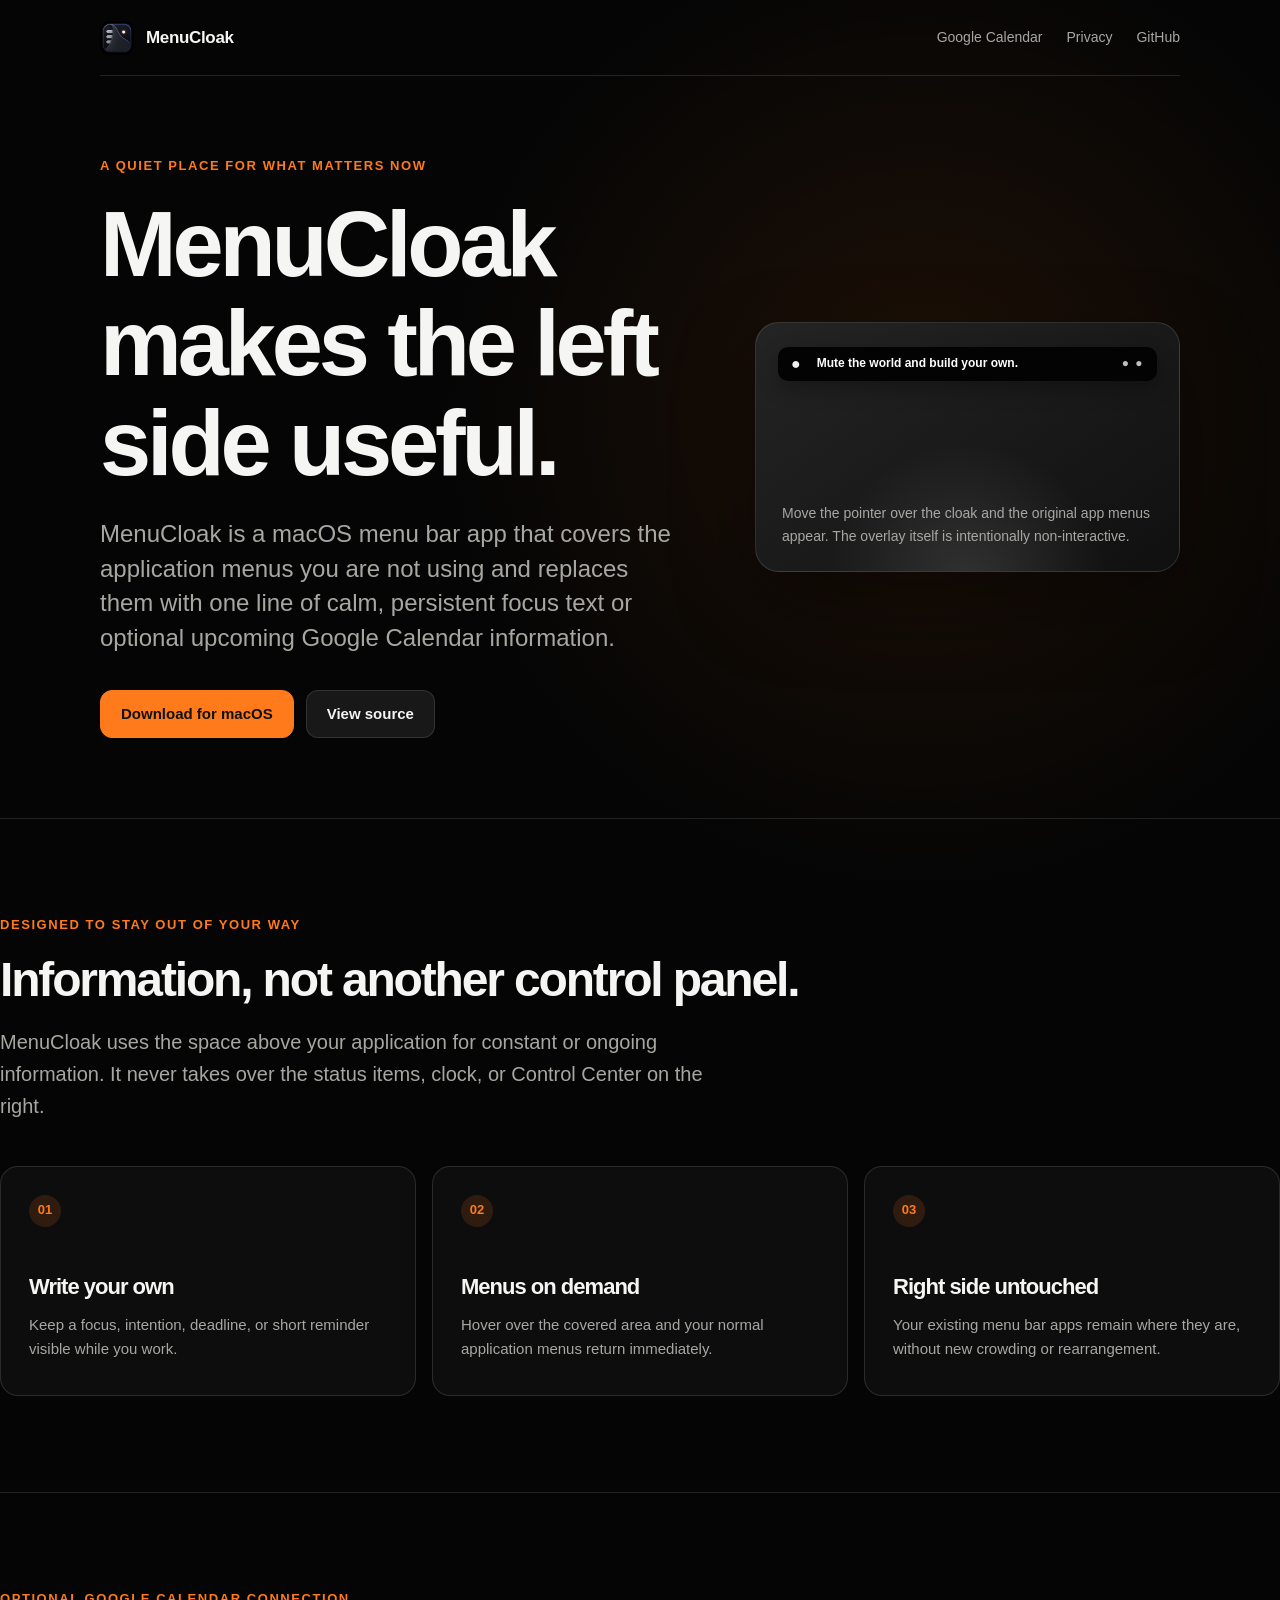
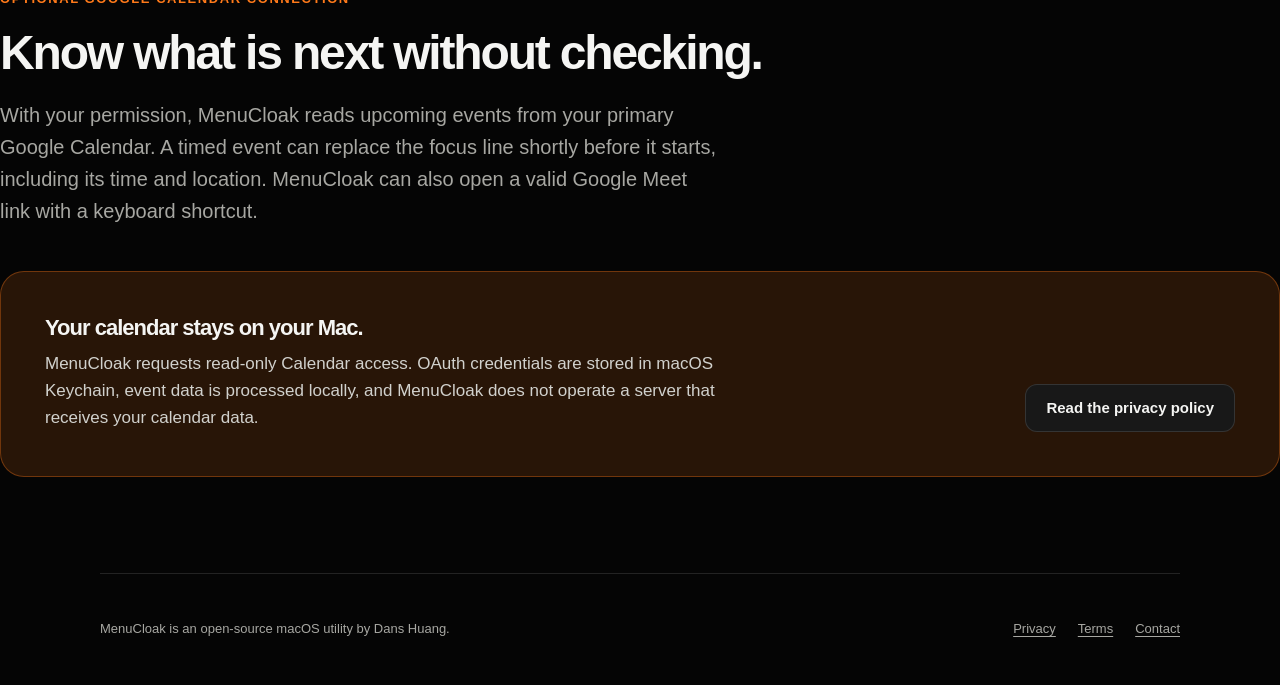
<file: docs/index.html>
<!doctype html>
<html lang="en">
<head>
  <meta charset="utf-8">
  <meta name="viewport" content="width=device-width, initial-scale=1">
  <meta name="description" content="MenuCloak turns the left side of the macOS menu bar into a calm, persistent focus surface.">
  <meta name="google-site-verification" content="WpJiEQB282ABG0nXekLM-zgNX3vUwvLm8Vt6StsOs3A">
  <meta property="og:site_name" content="MenuCloak">
  <meta property="og:title" content="MenuCloak — A calmer macOS menu bar">
  <meta property="og:description" content="MenuCloak is a macOS menu bar app that replaces unused application-menu space with persistent focus text and optional upcoming Google Calendar information.">
  <title>MenuCloak — A calmer macOS menu bar</title>
  <link rel="icon" href="icon.png">
  <link rel="stylesheet" href="styles.css">
</head>
<body>
  <header class="site-header">
    <a class="brand" href="./" aria-label="MenuCloak home">
      <img src="icon.png" alt="">
      <span>MenuCloak</span>
    </a>
    <nav class="nav" aria-label="Main navigation">
      <a href="#calendar">Google Calendar</a>
      <a href="privacy.html">Privacy</a>
      <a href="https://github.com/dans-huang/MenuCloak">GitHub</a>
    </nav>
  </header>

  <main>
    <section class="hero">
      <div>
        <p class="eyebrow">A quiet place for what matters now</p>
        <h1>MenuCloak makes the left side useful.</h1>
        <p class="lede">MenuCloak is a macOS menu bar app that covers the application menus you are not using and replaces them with one line of calm, persistent focus text or optional upcoming Google Calendar information.</p>
        <div class="actions">
          <a class="button primary" href="https://github.com/dans-huang/MenuCloak/releases">Download for macOS</a>
          <a class="button" href="https://github.com/dans-huang/MenuCloak">View source</a>
        </div>
      </div>
      <div class="menu-demo" role="img" aria-label="A Mac menu bar displaying a focus message on the left">
        <div class="menu-bar">
          <span class="apple">●</span>
          <span class="focus-line">Mute the world and build your own.</span>
          <span class="status-dots">● ●</span>
        </div>
        <p class="demo-note">Move the pointer over the cloak and the original app menus appear. The overlay itself is intentionally non-interactive.</p>
      </div>
    </section>

    <section class="section">
      <p class="eyebrow">Designed to stay out of your way</p>
      <h2>Information, not another control panel.</h2>
      <p class="section-intro">MenuCloak uses the space above your application for constant or ongoing information. It never takes over the status items, clock, or Control Center on the right.</p>
      <div class="grid">
        <article class="card">
          <span class="card-number">01</span>
          <h3>Write your own</h3>
          <p>Keep a focus, intention, deadline, or short reminder visible while you work.</p>
        </article>
        <article class="card">
          <span class="card-number">02</span>
          <h3>Menus on demand</h3>
          <p>Hover over the covered area and your normal application menus return immediately.</p>
        </article>
        <article class="card">
          <span class="card-number">03</span>
          <h3>Right side untouched</h3>
          <p>Your existing menu bar apps remain where they are, without new crowding or rearrangement.</p>
        </article>
      </div>
    </section>

    <section class="section" id="calendar">
      <p class="eyebrow">Optional Google Calendar connection</p>
      <h2>Know what is next without checking.</h2>
      <p class="section-intro">With your permission, MenuCloak reads upcoming events from your primary Google Calendar. A timed event can replace the focus line shortly before it starts, including its time and location. MenuCloak can also open a valid Google Meet link with a keyboard shortcut.</p>
      <div class="privacy-callout">
        <div>
          <h3>Your calendar stays on your Mac.</h3>
          <p>MenuCloak requests read-only Calendar access. OAuth credentials are stored in macOS Keychain, event data is processed locally, and MenuCloak does not operate a server that receives your calendar data.</p>
        </div>
        <a class="button" href="privacy.html">Read the privacy policy</a>
      </div>
    </section>
  </main>

  <footer class="site-footer">
    <span>MenuCloak is an open-source macOS utility by Dans Huang.</span>
    <div class="footer-links">
      <a href="privacy.html">Privacy</a>
      <a href="terms.html">Terms</a>
      <a href="mailto:dd09153@gmail.com">Contact</a>
    </div>
  </footer>
</body>
</html>
</file>
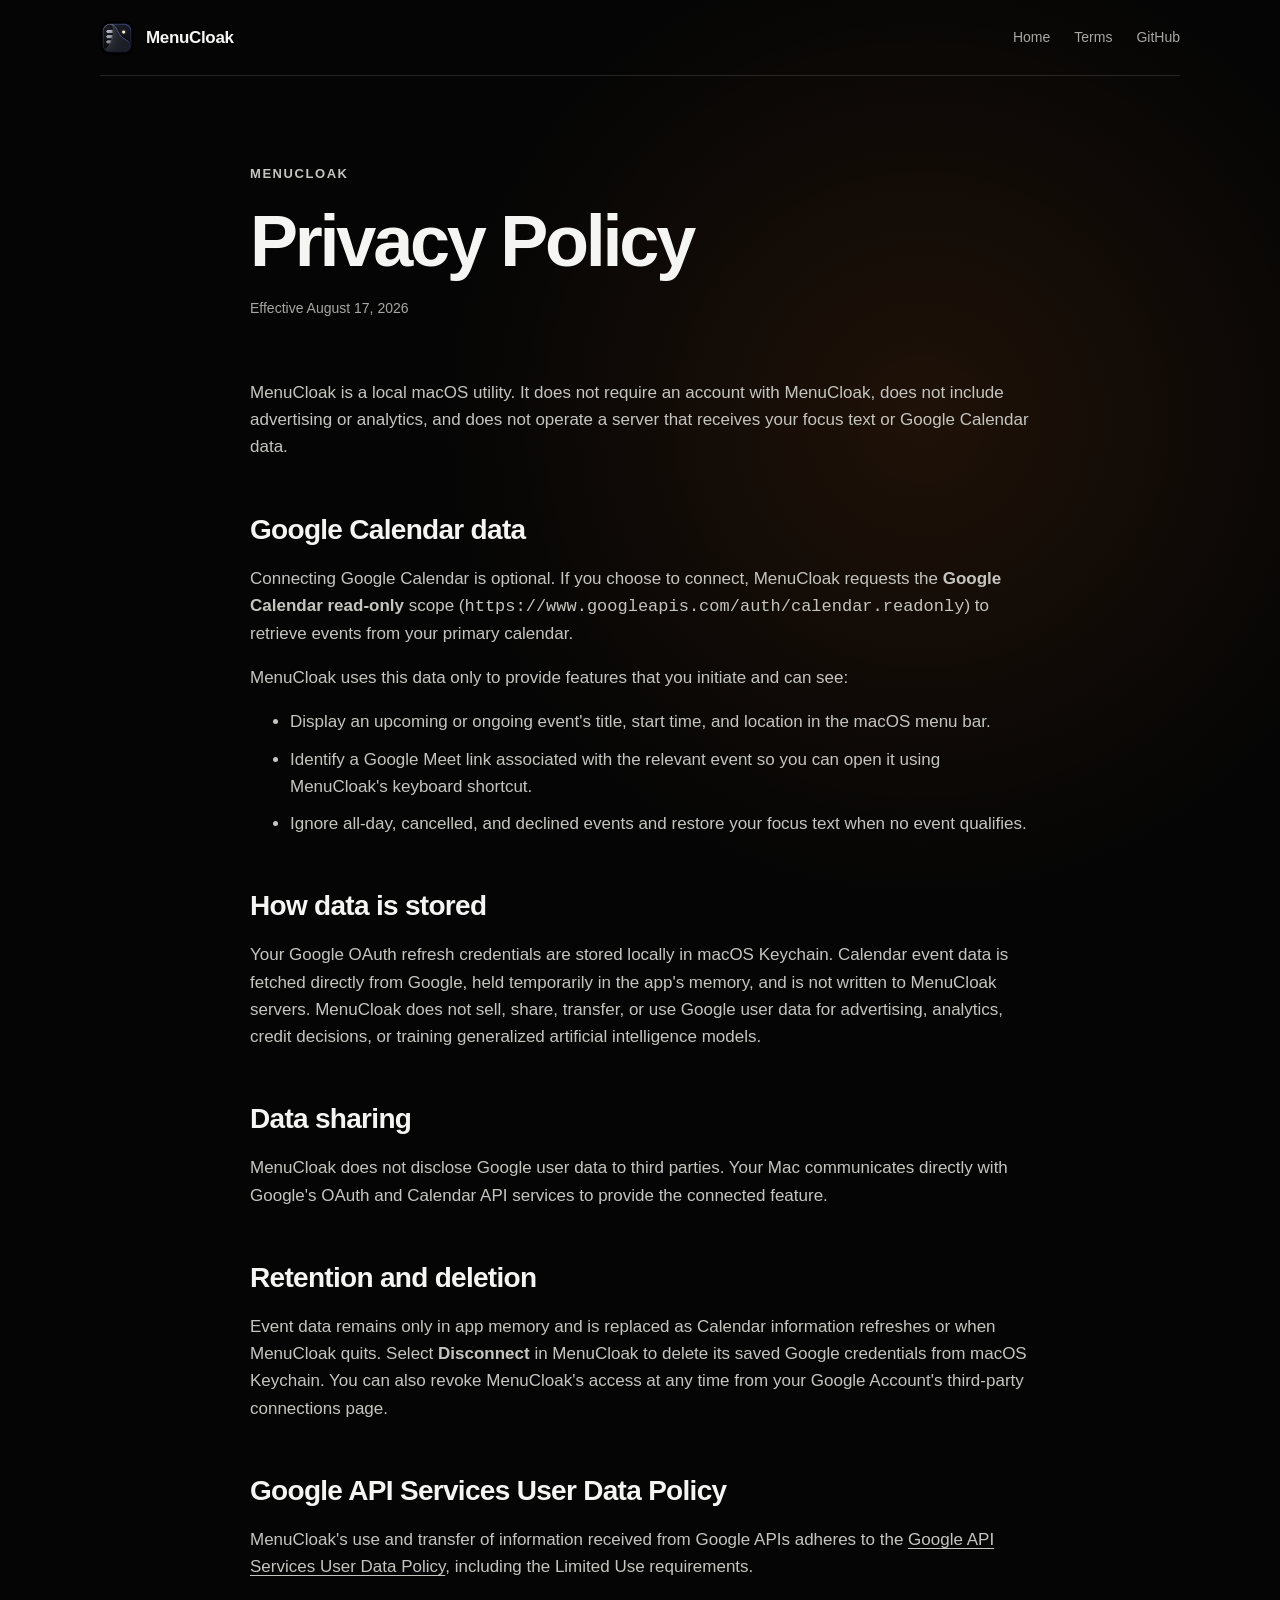
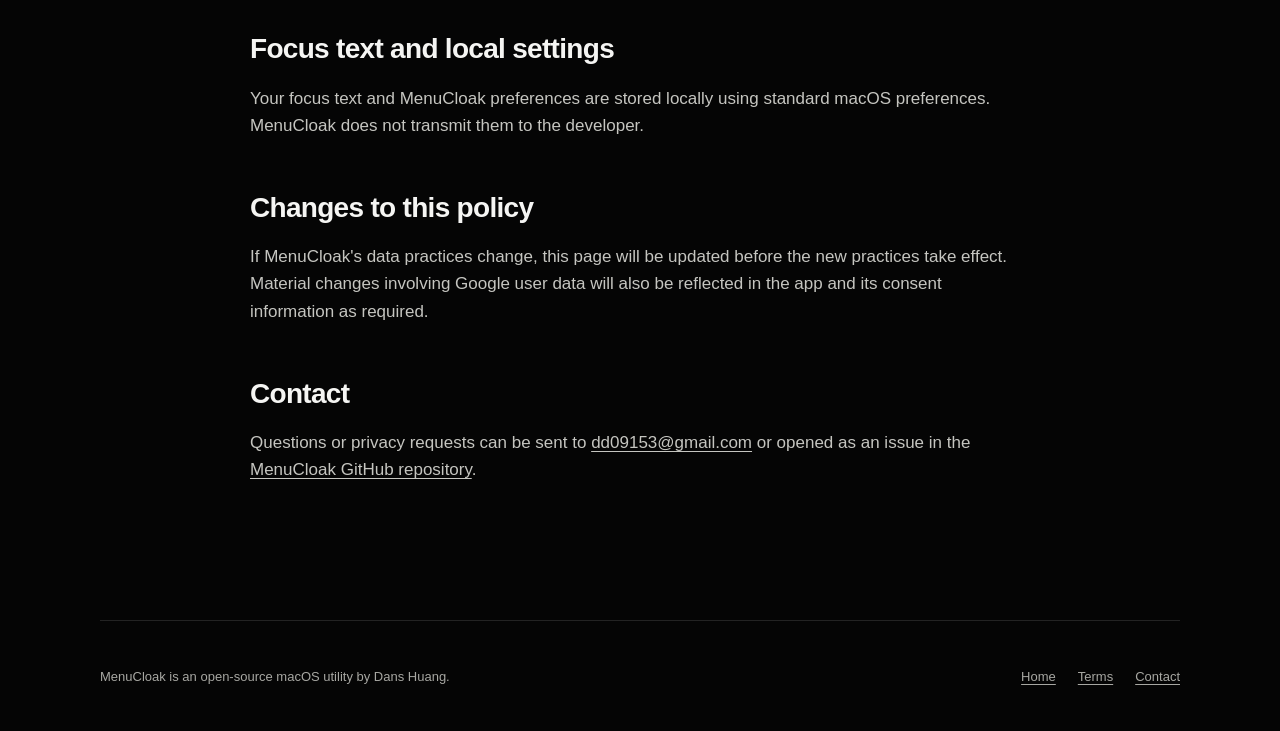
<file: docs/privacy.html>
<!doctype html>
<html lang="en">
<head>
  <meta charset="utf-8">
  <meta name="viewport" content="width=device-width, initial-scale=1">
  <meta name="description" content="MenuCloak privacy policy, including its use of Google Calendar data.">
  <title>Privacy Policy — MenuCloak</title>
  <link rel="icon" href="icon.png">
  <link rel="stylesheet" href="styles.css">
</head>
<body>
  <header class="site-header">
    <a class="brand" href="./" aria-label="MenuCloak home">
      <img src="icon.png" alt="">
      <span>MenuCloak</span>
    </a>
    <nav class="nav" aria-label="Main navigation">
      <a href="./">Home</a>
      <a href="terms.html">Terms</a>
      <a href="https://github.com/dans-huang/MenuCloak">GitHub</a>
    </nav>
  </header>

  <main class="page">
    <p class="eyebrow">MenuCloak</p>
    <h1>Privacy Policy</h1>
    <p class="updated">Effective August 17, 2026</p>

    <p>MenuCloak is a local macOS utility. It does not require an account with MenuCloak, does not include advertising or analytics, and does not operate a server that receives your focus text or Google Calendar data.</p>

    <h2>Google Calendar data</h2>
    <p>Connecting Google Calendar is optional. If you choose to connect, MenuCloak requests the <strong>Google Calendar read-only</strong> scope (<code>https://www.googleapis.com/auth/calendar.readonly</code>) to retrieve events from your primary calendar.</p>
    <p>MenuCloak uses this data only to provide features that you initiate and can see:</p>
    <ul>
      <li>Display an upcoming or ongoing event's title, start time, and location in the macOS menu bar.</li>
      <li>Identify a Google Meet link associated with the relevant event so you can open it using MenuCloak's keyboard shortcut.</li>
      <li>Ignore all-day, cancelled, and declined events and restore your focus text when no event qualifies.</li>
    </ul>

    <h2>How data is stored</h2>
    <p>Your Google OAuth refresh credentials are stored locally in macOS Keychain. Calendar event data is fetched directly from Google, held temporarily in the app's memory, and is not written to MenuCloak servers. MenuCloak does not sell, share, transfer, or use Google user data for advertising, analytics, credit decisions, or training generalized artificial intelligence models.</p>

    <h2>Data sharing</h2>
    <p>MenuCloak does not disclose Google user data to third parties. Your Mac communicates directly with Google's OAuth and Calendar API services to provide the connected feature.</p>

    <h2>Retention and deletion</h2>
    <p>Event data remains only in app memory and is replaced as Calendar information refreshes or when MenuCloak quits. Select <strong>Disconnect</strong> in MenuCloak to delete its saved Google credentials from macOS Keychain. You can also revoke MenuCloak's access at any time from your Google Account's third-party connections page.</p>

    <h2>Google API Services User Data Policy</h2>
    <p>MenuCloak's use and transfer of information received from Google APIs adheres to the <a href="https://developers.google.com/terms/api-services-user-data-policy">Google API Services User Data Policy</a>, including the Limited Use requirements.</p>

    <h2>Focus text and local settings</h2>
    <p>Your focus text and MenuCloak preferences are stored locally using standard macOS preferences. MenuCloak does not transmit them to the developer.</p>

    <h2>Changes to this policy</h2>
    <p>If MenuCloak's data practices change, this page will be updated before the new practices take effect. Material changes involving Google user data will also be reflected in the app and its consent information as required.</p>

    <h2>Contact</h2>
    <p>Questions or privacy requests can be sent to <a href="mailto:dd09153@gmail.com">dd09153@gmail.com</a> or opened as an issue in the <a href="https://github.com/dans-huang/MenuCloak/issues">MenuCloak GitHub repository</a>.</p>
  </main>

  <footer class="site-footer">
    <span>MenuCloak is an open-source macOS utility by Dans Huang.</span>
    <div class="footer-links">
      <a href="./">Home</a>
      <a href="terms.html">Terms</a>
      <a href="mailto:dd09153@gmail.com">Contact</a>
    </div>
  </footer>
</body>
</html>
</file>
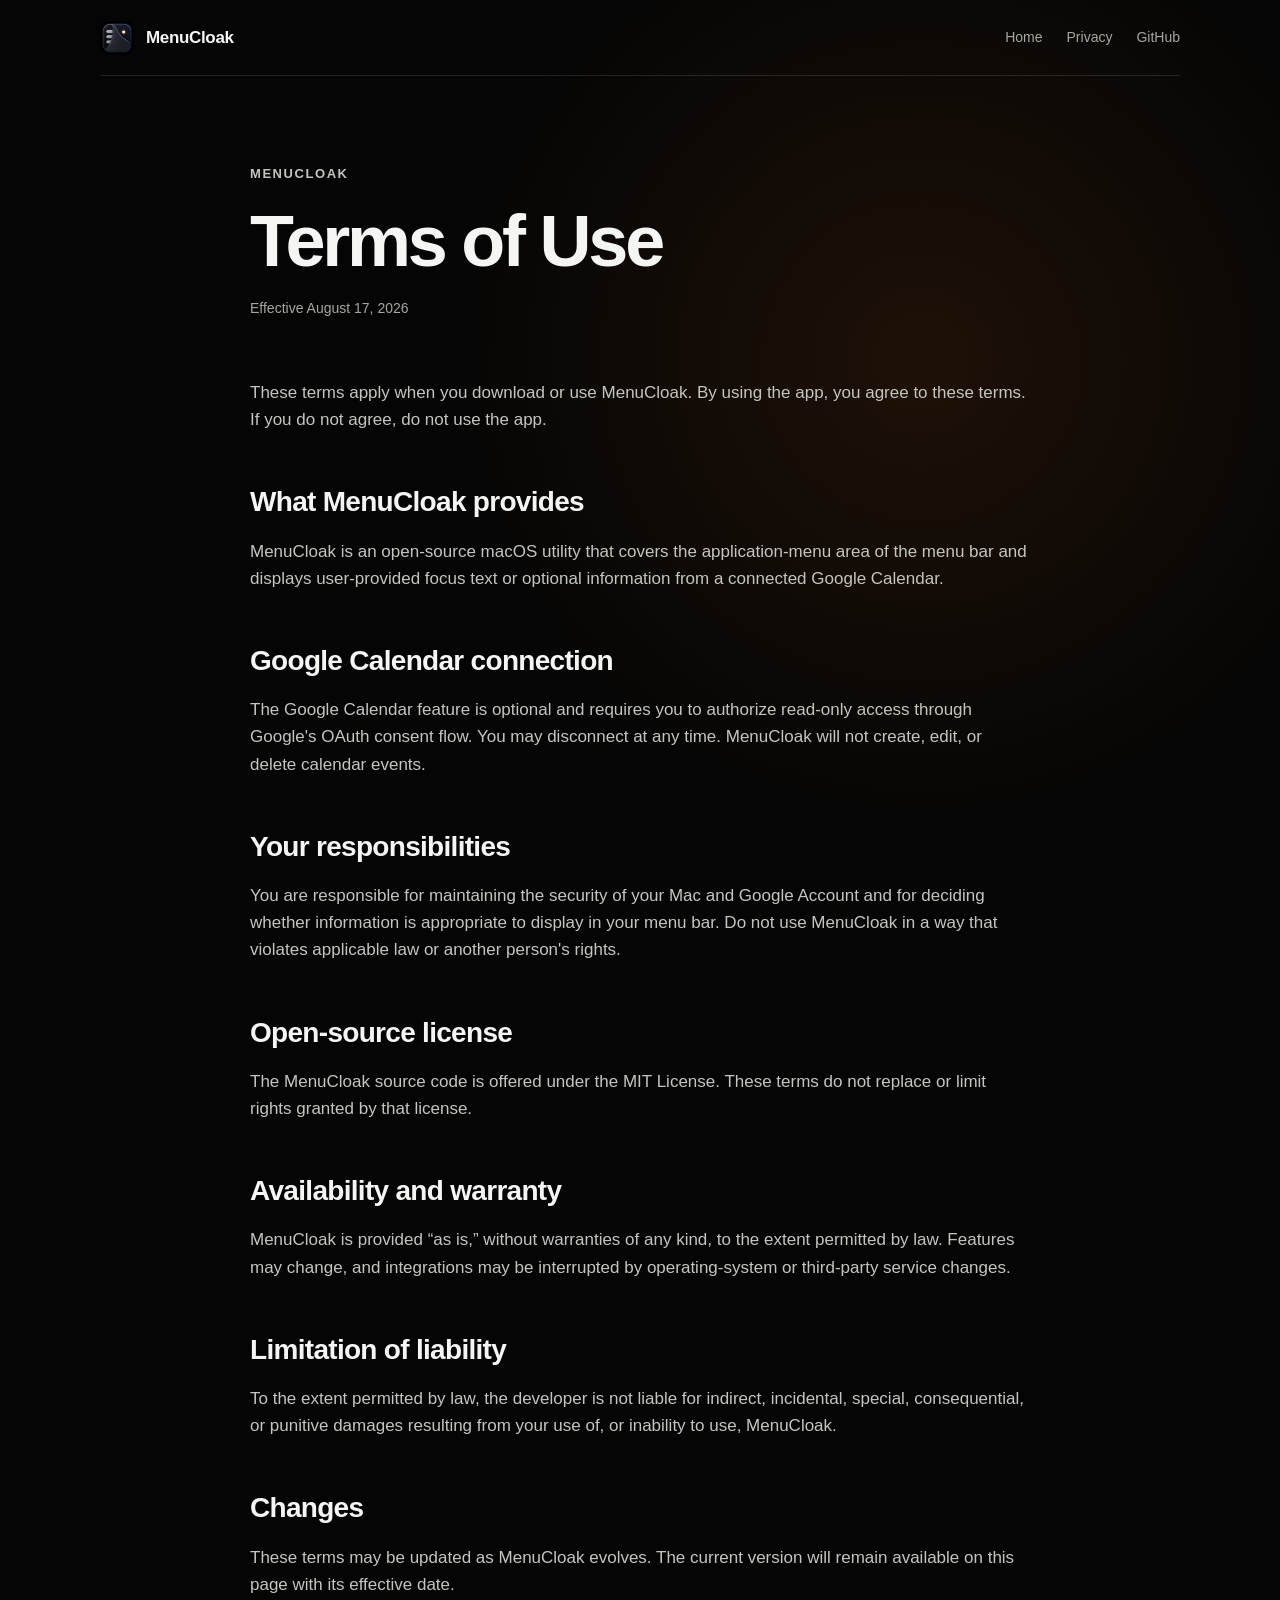
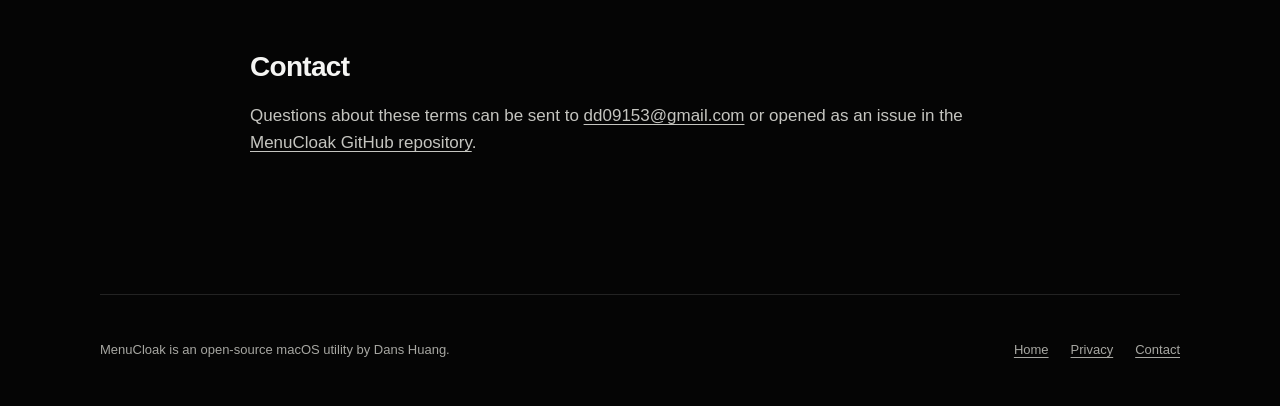
<file: docs/terms.html>
<!doctype html>
<html lang="en">
<head>
  <meta charset="utf-8">
  <meta name="viewport" content="width=device-width, initial-scale=1">
  <meta name="description" content="MenuCloak terms of use.">
  <title>Terms of Use — MenuCloak</title>
  <link rel="icon" href="icon.png">
  <link rel="stylesheet" href="styles.css">
</head>
<body>
  <header class="site-header">
    <a class="brand" href="./" aria-label="MenuCloak home">
      <img src="icon.png" alt="">
      <span>MenuCloak</span>
    </a>
    <nav class="nav" aria-label="Main navigation">
      <a href="./">Home</a>
      <a href="privacy.html">Privacy</a>
      <a href="https://github.com/dans-huang/MenuCloak">GitHub</a>
    </nav>
  </header>

  <main class="page">
    <p class="eyebrow">MenuCloak</p>
    <h1>Terms of Use</h1>
    <p class="updated">Effective August 17, 2026</p>

    <p>These terms apply when you download or use MenuCloak. By using the app, you agree to these terms. If you do not agree, do not use the app.</p>

    <h2>What MenuCloak provides</h2>
    <p>MenuCloak is an open-source macOS utility that covers the application-menu area of the menu bar and displays user-provided focus text or optional information from a connected Google Calendar.</p>

    <h2>Google Calendar connection</h2>
    <p>The Google Calendar feature is optional and requires you to authorize read-only access through Google's OAuth consent flow. You may disconnect at any time. MenuCloak will not create, edit, or delete calendar events.</p>

    <h2>Your responsibilities</h2>
    <p>You are responsible for maintaining the security of your Mac and Google Account and for deciding whether information is appropriate to display in your menu bar. Do not use MenuCloak in a way that violates applicable law or another person's rights.</p>

    <h2>Open-source license</h2>
    <p>The MenuCloak source code is offered under the MIT License. These terms do not replace or limit rights granted by that license.</p>

    <h2>Availability and warranty</h2>
    <p>MenuCloak is provided “as is,” without warranties of any kind, to the extent permitted by law. Features may change, and integrations may be interrupted by operating-system or third-party service changes.</p>

    <h2>Limitation of liability</h2>
    <p>To the extent permitted by law, the developer is not liable for indirect, incidental, special, consequential, or punitive damages resulting from your use of, or inability to use, MenuCloak.</p>

    <h2>Changes</h2>
    <p>These terms may be updated as MenuCloak evolves. The current version will remain available on this page with its effective date.</p>

    <h2>Contact</h2>
    <p>Questions about these terms can be sent to <a href="mailto:dd09153@gmail.com">dd09153@gmail.com</a> or opened as an issue in the <a href="https://github.com/dans-huang/MenuCloak/issues">MenuCloak GitHub repository</a>.</p>
  </main>

  <footer class="site-footer">
    <span>MenuCloak is an open-source macOS utility by Dans Huang.</span>
    <div class="footer-links">
      <a href="./">Home</a>
      <a href="privacy.html">Privacy</a>
      <a href="mailto:dd09153@gmail.com">Contact</a>
    </div>
  </footer>
</body>
</html>
</file>
<file: docs/styles.css>
:root {
  color-scheme: dark;
  --background: #050505;
  --surface: #111111;
  --surface-raised: #181818;
  --text: #f5f5f3;
  --muted: #a7a7a2;
  --line: rgba(255, 255, 255, 0.12);
  --orange: #ff7a1a;
  --orange-soft: rgba(255, 122, 26, 0.14);
  --max-width: 1080px;
}

* {
  box-sizing: border-box;
}

html {
  background: var(--background);
  scroll-behavior: smooth;
}

body {
  margin: 0;
  min-height: 100vh;
  color: var(--text);
  background:
    radial-gradient(circle at 72% 18%, rgba(255, 122, 26, 0.10), transparent 30rem),
    var(--background);
  font-family: -apple-system, BlinkMacSystemFont, "SF Pro Display", "Helvetica Neue", sans-serif;
  font-size: 17px;
  line-height: 1.6;
  -webkit-font-smoothing: antialiased;
}

a {
  color: inherit;
  text-underline-offset: 0.2em;
}

a:hover {
  color: var(--orange);
}

.site-header,
.site-footer,
.page,
.hero {
  width: min(calc(100% - 40px), var(--max-width));
  margin-inline: auto;
}

.site-header {
  display: flex;
  align-items: center;
  justify-content: space-between;
  min-height: 76px;
  border-bottom: 1px solid var(--line);
}

.brand {
  display: inline-flex;
  align-items: center;
  gap: 12px;
  font-weight: 700;
  letter-spacing: -0.02em;
  text-decoration: none;
}

.brand:hover {
  color: var(--text);
}

.brand img {
  width: 34px;
  height: 34px;
  border-radius: 9px;
}

.nav {
  display: flex;
  gap: 24px;
  color: var(--muted);
  font-size: 14px;
}

.nav a {
  text-decoration: none;
}

.hero {
  display: grid;
  grid-template-columns: minmax(0, 1.15fr) minmax(300px, 0.85fr);
  gap: 80px;
  align-items: center;
  min-height: 620px;
  padding-block: 80px;
}

.eyebrow {
  margin: 0 0 18px;
  color: var(--orange);
  font-size: 13px;
  font-weight: 700;
  letter-spacing: 0.12em;
  text-transform: uppercase;
}

h1,
h2,
h3 {
  margin-top: 0;
  line-height: 1.08;
  letter-spacing: -0.045em;
}

h1 {
  max-width: 720px;
  margin-bottom: 24px;
  font-size: clamp(52px, 7.6vw, 92px);
}

h2 {
  margin-bottom: 20px;
  font-size: clamp(32px, 4vw, 48px);
}

h3 {
  margin-bottom: 10px;
  font-size: 22px;
}

.lede {
  max-width: 650px;
  margin: 0;
  color: var(--muted);
  font-size: clamp(19px, 2.2vw, 24px);
  line-height: 1.45;
}

.actions {
  display: flex;
  flex-wrap: wrap;
  gap: 12px;
  margin-top: 34px;
}

.button {
  display: inline-flex;
  align-items: center;
  justify-content: center;
  min-height: 48px;
  padding: 0 20px;
  border: 1px solid var(--line);
  border-radius: 12px;
  background: var(--surface-raised);
  font-size: 15px;
  font-weight: 650;
  text-decoration: none;
}

.button.primary {
  border-color: var(--orange);
  background: var(--orange);
  color: #111;
}

.button:hover {
  border-color: var(--orange);
}

.button.primary:hover {
  color: #111;
  filter: brightness(1.08);
}

.menu-demo {
  position: relative;
  overflow: hidden;
  min-height: 250px;
  border: 1px solid var(--line);
  border-radius: 24px;
  background: linear-gradient(145deg, #242424, #101010);
  box-shadow: 0 30px 80px rgba(0, 0, 0, 0.36);
}

.menu-demo::before {
  content: "";
  position: absolute;
  inset: 0;
  background: radial-gradient(circle at 50% 105%, rgba(255, 255, 255, 0.12), transparent 42%);
}

.menu-bar {
  position: absolute;
  top: 24px;
  left: 22px;
  right: 22px;
  display: flex;
  align-items: center;
  gap: 16px;
  height: 34px;
  padding-inline: 13px;
  border-radius: 10px;
  background: #030303;
  color: #eee;
  font-size: 12px;
  box-shadow: 0 8px 20px rgba(0, 0, 0, 0.28);
}

.apple {
  font-size: 16px;
}

.focus-line {
  overflow: hidden;
  flex: 1;
  color: #fff;
  font-weight: 600;
  white-space: nowrap;
  text-overflow: ellipsis;
}

.status-dots {
  color: #bfbfbb;
  letter-spacing: 0.12em;
}

.demo-note {
  position: absolute;
  right: 26px;
  bottom: 24px;
  left: 26px;
  margin: 0;
  color: var(--muted);
  font-size: 14px;
}

.section {
  padding-block: 96px;
  border-top: 1px solid var(--line);
}

.section-intro {
  max-width: 720px;
  margin-bottom: 44px;
  color: var(--muted);
  font-size: 20px;
}

.grid {
  display: grid;
  grid-template-columns: repeat(3, minmax(0, 1fr));
  gap: 16px;
}

.card {
  min-height: 230px;
  padding: 28px;
  border: 1px solid var(--line);
  border-radius: 18px;
  background: rgba(17, 17, 17, 0.72);
}

.card-number {
  display: inline-flex;
  align-items: center;
  justify-content: center;
  width: 32px;
  height: 32px;
  margin-bottom: 48px;
  border-radius: 50%;
  background: var(--orange-soft);
  color: var(--orange);
  font-size: 13px;
  font-weight: 800;
}

.card p {
  margin-bottom: 0;
  color: var(--muted);
  font-size: 15px;
}

.privacy-callout {
  display: grid;
  grid-template-columns: minmax(0, 1fr) auto;
  gap: 48px;
  align-items: end;
  padding: 44px;
  border: 1px solid rgba(255, 122, 26, 0.34);
  border-radius: 24px;
  background: var(--orange-soft);
}

.privacy-callout p {
  max-width: 720px;
  margin: 0;
  color: #d1d1cd;
}

.page {
  max-width: 780px;
  padding-block: 88px 120px;
}

.page h1 {
  margin-bottom: 16px;
  font-size: clamp(46px, 8vw, 72px);
}

.page .updated {
  margin: 0 0 60px;
  color: var(--muted);
  font-size: 14px;
}

.page h2 {
  margin-top: 54px;
  font-size: 28px;
  letter-spacing: -0.025em;
}

.page p,
.page li {
  color: #c5c5c0;
}

.page li + li {
  margin-top: 10px;
}

.site-footer {
  display: flex;
  align-items: center;
  justify-content: space-between;
  gap: 24px;
  min-height: 112px;
  border-top: 1px solid var(--line);
  color: var(--muted);
  font-size: 13px;
}

.footer-links {
  display: flex;
  gap: 22px;
}

@media (max-width: 760px) {
  .nav a:not(:last-child) {
    display: none;
  }

  .hero {
    grid-template-columns: 1fr;
    gap: 46px;
    min-height: auto;
    padding-block: 72px;
  }

  .grid {
    grid-template-columns: 1fr;
  }

  .card {
    min-height: 200px;
  }

  .privacy-callout {
    grid-template-columns: 1fr;
    align-items: start;
    padding: 30px;
  }

  .site-footer {
    align-items: flex-start;
    flex-direction: column;
    justify-content: center;
  }
}
</file>
